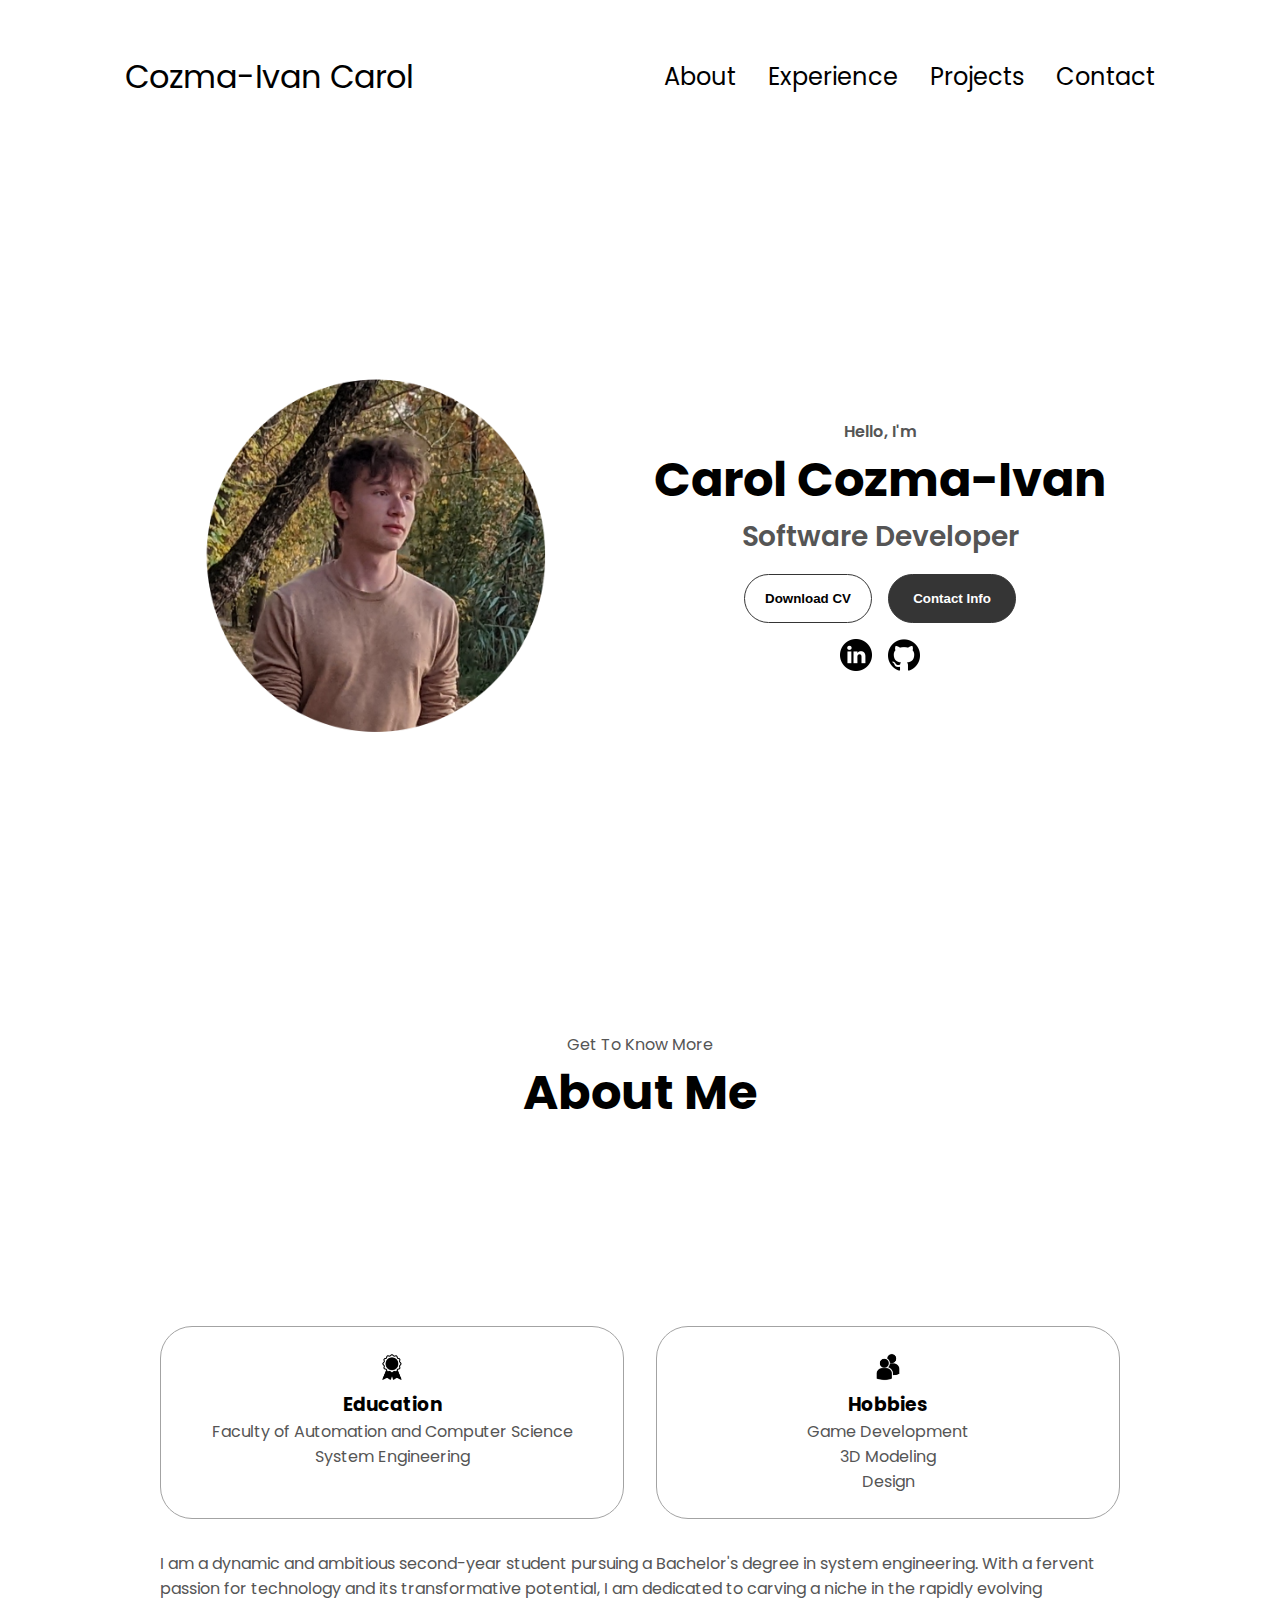
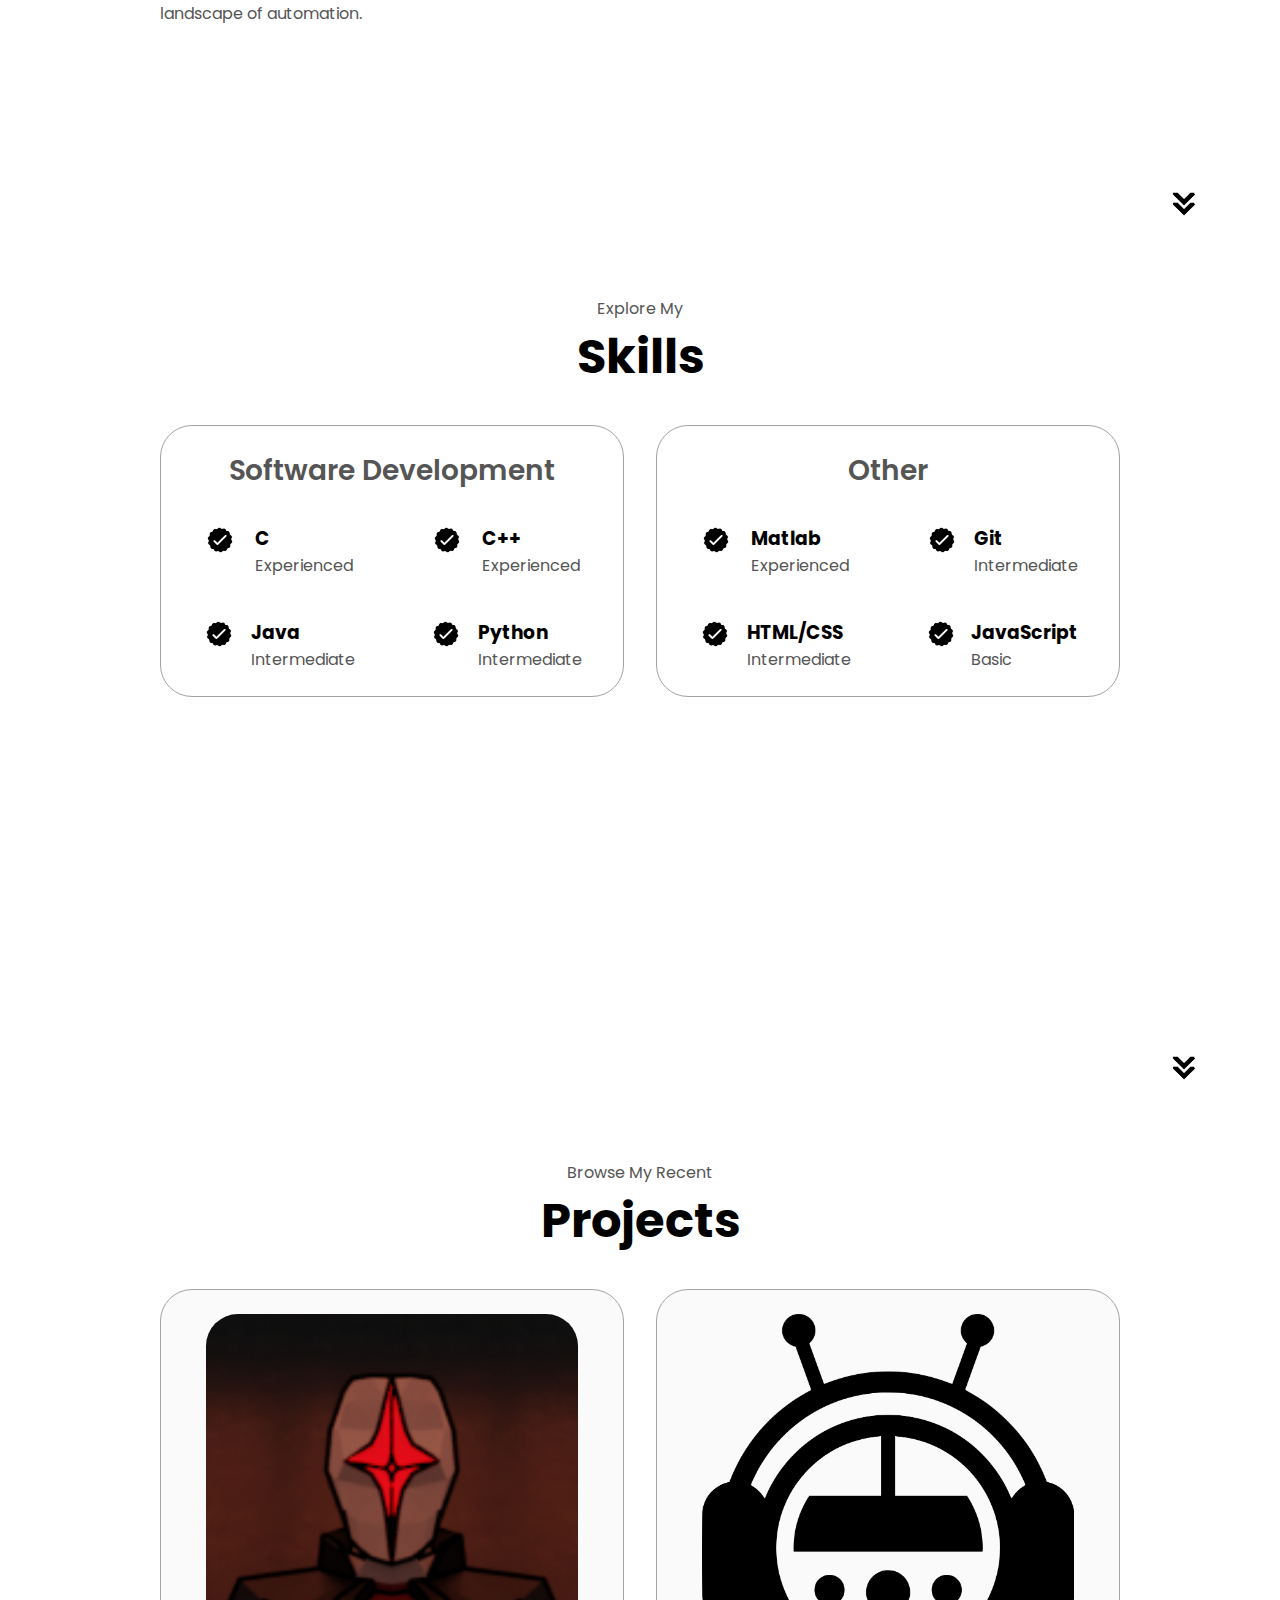
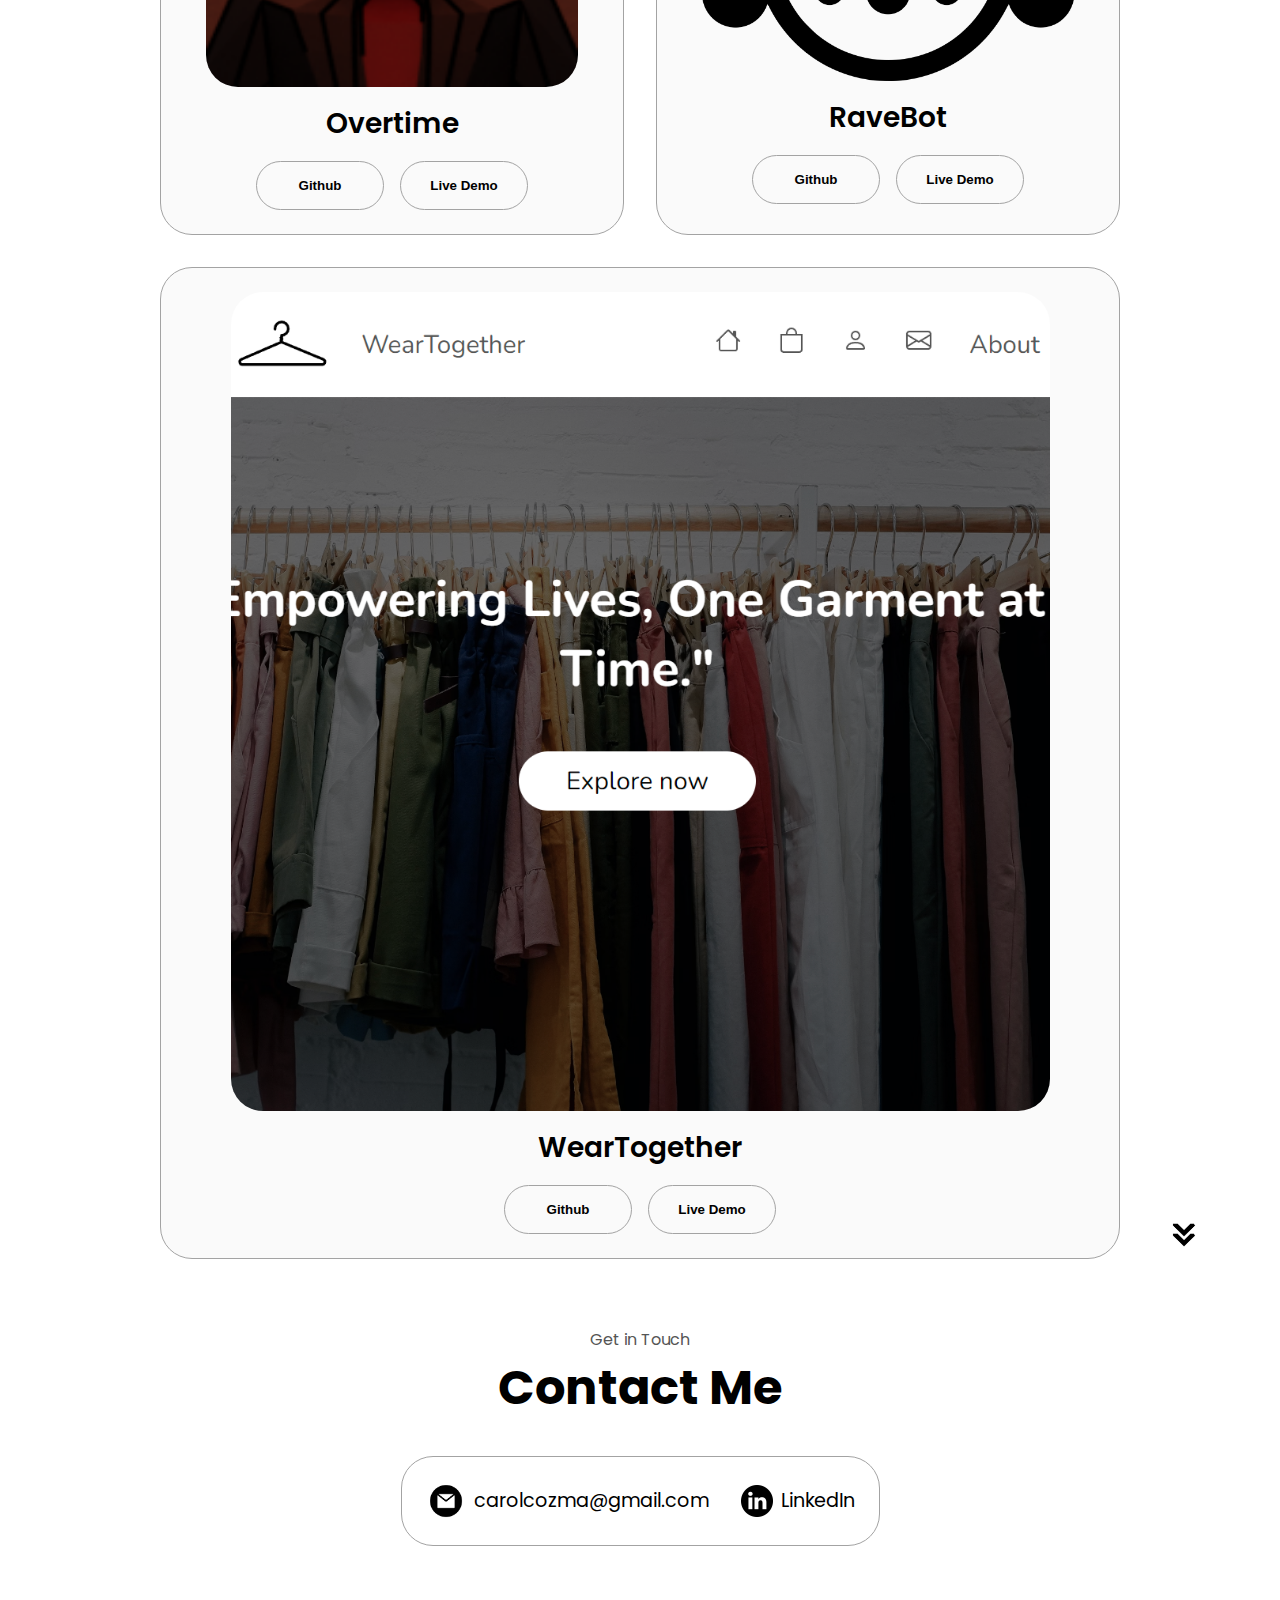
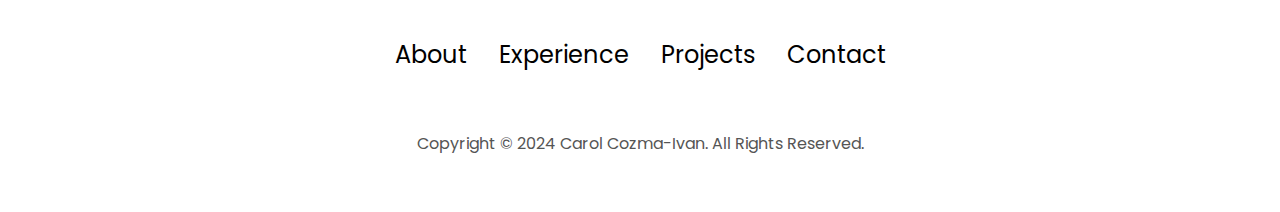
<file: index.html>
<!DOCTYPE html>
<html lang="en">
  <head>
    <meta charset="UTF-8" />
    <meta http-equiv="X-UA-Compatible" content="IE=edge" />
    <meta name="viewport" content="width=device-width, initial-scale=1.0" />
    <title>My Portfolio</title>
    <link rel="stylesheet" href="style.css" />
    <link rel="stylesheet" href="mediaqueries.css" />
  </head>
  <body>
    <nav id="desktop-nav">
      <div class="logo">Cozma-Ivan Carol</div>
      <div>
        <ul class="nav-links">
          <li><a href="#about">About</a></li>
          <li><a href="#experience">Experience</a></li>
          <li><a href="#projects">Projects</a></li>
          <li><a href="#contact">Contact</a></li>
        </ul>
      </div>
    </nav>
    <nav id="hamburger-nav">
      <div class="logo">Carol Cozma-Ivan</div>
      <div class="hamburger-menu">
        <div class="hamburger-icon" onclick="toggleMenu()">
          <span></span>
          <span></span>
          <span></span>
        </div>
        <div class="menu-links">
          <li><a href="#about" onclick="toggleMenu()">About</a></li>
          <li><a href="#experience" onclick="toggleMenu()">Experience</a></li>
          <li><a href="#projects" onclick="toggleMenu()">Projects</a></li>
          <li><a href="#contact" onclick="toggleMenu()">Contact</a></li>
        </div>
      </div>
    </nav>
    <section id="profile">
      <div class="section__pic-container">
        <img src="./images/profile_pic.png" alt="profile picture" />
      </div>
      <div class="section__text">
        <p class="section__text__p1">Hello, I'm</p>
        <h1 class="title">Carol Cozma-Ivan</h1>
        <p class="section__text__p2">Software Developer</p>
        <div class="btn-container">
          <button
            class="btn btn-color-2"
            onclick="window.open('./assets/CV.pdf')";
          >
            Download CV
          </button>
          <button class="btn btn-color-1" onclick="location.href='./#contact'">
            Contact Info
          </button>
        </div>
        <div id="socials-container">
          <img
            src="./assets/linkedin.png"
            alt="My LinkedIn profile"
            class="icon"
            onclick="location.href='https://www.linkedin.com/in/carol-cozma-ivan-0439bb261/'"
          />
          <img
            src="./assets/github.png"
            alt="My Github profile"
            class="icon"
            onclick="location.href='https://github.com/carolcozma'"
          />
        </div>
      </div>
    </section>
    <section id="about">
      <p class="section__text__p1">Get To Know More</p>
      <h1 class="title">About Me</h1>
      <div class="section-container">
        <!-- <div class="section__pic-container">
          <img
            src="./images/profile_pic.png"
            alt="Profile picture"
            class="about-pic"
          />
        </div> -->
        <div class="about-details-container">
          <div class="about-containers">
            <div class="details-container">
              <img
                src="./assets/experience.png"
                alt="Experience icon"
                class="icon"
              />
              <h3>Education</h3>
              <p>Faculty of Automation and Computer Science<br/>System Engineering</p>
            </div>
            <div class="details-container">
              <img
                src="./assets/education.png"
                alt="Education icon"
                class="icon"
              />
              <h3>Hobbies</h3>
              <p>Game Development<br> 3D Modeling<br /> Design</p>
            </div>
          </div>
          <div class="text-container">
            <p>
              I am a dynamic and ambitious second-year student pursuing a Bachelor's degree in system engineering. With a fervent passion for technology and its transformative potential, I am dedicated to carving a niche in the rapidly evolving landscape of automation.
            </p>
          </div>
        </div>
      </div>
      <img
        src="./assets/arrow.png"
        alt="Arrow icon"
        class="icon arrow"
        onclick="location.href='./#experience'"
      />
    </section>
    <section id="experience">
      <p class="section__text__p1">Explore My</p>
      <h1 class="title">Skills</h1>
      <div class="experience-details-container">
        <div class="about-containers">
          <div class="details-container">
            <h2 class="experience-sub-title">Software Development</h2>
            <div class="article-container">
              <article>
                <img
                  src="./assets/checkmark.png"
                  alt="Experience icon"
                  class="icon"
                />
                <div>
                  <h3>C</h3>
                  <p>Experienced</p>
                </div>
              </article>
              <article>
                <img
                  src="./assets/checkmark.png"
                  alt="Experience icon"
                  class="icon"
                />
                <div>
                  <h3>C++</h3>
                  <p>Experienced</p>
                </div>
              </article>
              <article>
                <img
                  src="./assets/checkmark.png"
                  alt="Experience icon"
                  class="icon"
                />
                <div>
                  <h3>Java</h3>
                  <p>Intermediate</p>
                </div>
              </article>
              <article>
                <img
                  src="./assets/checkmark.png"
                  alt="Experience icon"
                  class="icon"
                />
                <div>
                  <h3>Python</h3>
                  <p>Intermediate</p>
                </div>
              </article>
            </div>
          </div>
          <div class="details-container">
            <h2 class="experience-sub-title">Other</h2>
            <div class="article-container">
              <article>
                <img
                  src="./assets/checkmark.png"
                  alt="Experience icon"
                  class="icon"
                />
                <div>
                  <h3>Matlab</h3>
                  <p>Experienced</p>
                </div>
              </article>
              <article>
                <img
                  src="./assets/checkmark.png"
                  alt="Experience icon"
                  class="icon"
                />
                <div>
                  <h3>Git</h3>
                  <p>Intermediate</p>
                </div>
              </article>
              <article>
                <img
                  src="./assets/checkmark.png"
                  alt="Experience icon"
                  class="icon"
                />
                <div>
                  <h3>HTML/CSS</h3>
                  <p>Intermediate</p>
                </div>
              </article>
              <article>
                <img
                  src="./assets/checkmark.png"
                  alt="Experience icon"
                  class="icon"
                />
                <div>
                  <h3>JavaScript</h3>
                  <p>Basic</p>
                </div>
              </article>
            </div>
          </div>
        </div>
      </div>
      <img
        src="./assets/arrow.png"
        alt="Arrow icon"
        class="icon arrow"
        onclick="location.href='./#projects'"
      />
    </section>
    <section id="projects">
      <p class="section__text__p1">Browse My Recent</p>
      <h1 class="title">Projects</h1>
      <div class="experience-details-container">
        <div class="about-containers">
          <div class="details-container color-container">
            <div class="article-container">
              <img
                src="./assets/project-1.png"
                alt="Project 1"
                class="project-img"
              />
            </div>
            <h2 class="experience-sub-title project-title">Overtime</h2>
            <div class="btn-container">
              <button
                class="btn btn-color-2 project-btn"
                onclick="location.href='https://github.com/carolcozma/Overtime'"
              >
                Github
              </button>
              <button
                class="btn btn-color-2 project-btn"
                onclick="location.href='https://github.com/carolcozma/Overtime'"
              >
                Live Demo
              </button>
            </div>
          </div>
          <div class="details-container color-container">
            <div class="article-container">
              <img
                src="./assets/project-2.png"
                alt="Project 2"
                class="project-img"
              />
            </div>
            <h2 class="experience-sub-title project-title">RaveBot</h2>
            <div class="btn-container">
              <button
                class="btn btn-color-2 project-btn"
                onclick="location.href='https://github.com/carolcozma/Zenko-Challenge'"
              >
                Github
              </button>
              <button
                class="btn btn-color-2 project-btn"
                onclick="location.href='https://github.com/carolcozma/Zenko-Challenge'"
              >
                Live Demo
              </button>
            </div>
          </div>
          <div class="details-container color-container">
            <div class="article-container">
              <img
                src="./assets/project-3.png"
                alt="Project 3"
                class="project-img"
              />
            </div>
            <h2 class="experience-sub-title project-title">WearTogether</h2>
            <div class="btn-container">
              <button
                class="btn btn-color-2 project-btn"
                onclick="location.href='https://github.com/carolcozma/ITFest2023'"
              >
                Github
              </button>
              <button
                class="btn btn-color-2 project-btn"
                onclick="location.href='https://github.com/carolcozma/ITFest2023'"
              >
                Live Demo
              </button>
            </div>
          </div>
        </div>
      </div>
      <img
        src="./assets/arrow.png"
        alt="Arrow icon"
        class="icon arrow"
        onclick="location.href='./#contact'"
      />
    </section>
    <section id="contact">
      <p class="section__text__p1">Get in Touch</p>
      <h1 class="title">Contact Me</h1>
      <div class="contact-info-upper-container">
        <div class="contact-info-container">
          <img
            src="./assets/email.png"
            alt="Email icon"
            class="icon contact-icon email-icon"
          />
          <p><a href="mailto:carolcozma@gmail.com">carolcozma@gmail.com</a></p>
        </div>
        <div class="contact-info-container">
          <img
            src="./assets/linkedin.png"
            alt="LinkedIn icon"
            class="icon contact-icon"
          />
          <p><a href="https://www.linkedin.com/in/carol-cozma-ivan-0439bb261/">LinkedIn</a></p>
        </div>
      </div>
    </section>
    <footer>
      <nav>
        <div class="nav-links-container">
          <ul class="nav-links">
            <li><a href="#about">About</a></li>
            <li><a href="#experience">Experience</a></li>
            <li><a href="#projects">Projects</a></li>
            <li><a href="#contact">Contact</a></li>
          </ul>
        </div>
      </nav>
      <p>Copyright &#169; 2024 Carol Cozma-Ivan. All Rights Reserved.</p>
    </footer>
    <script src="script.js"></script>
  </body>
</html>
</file>
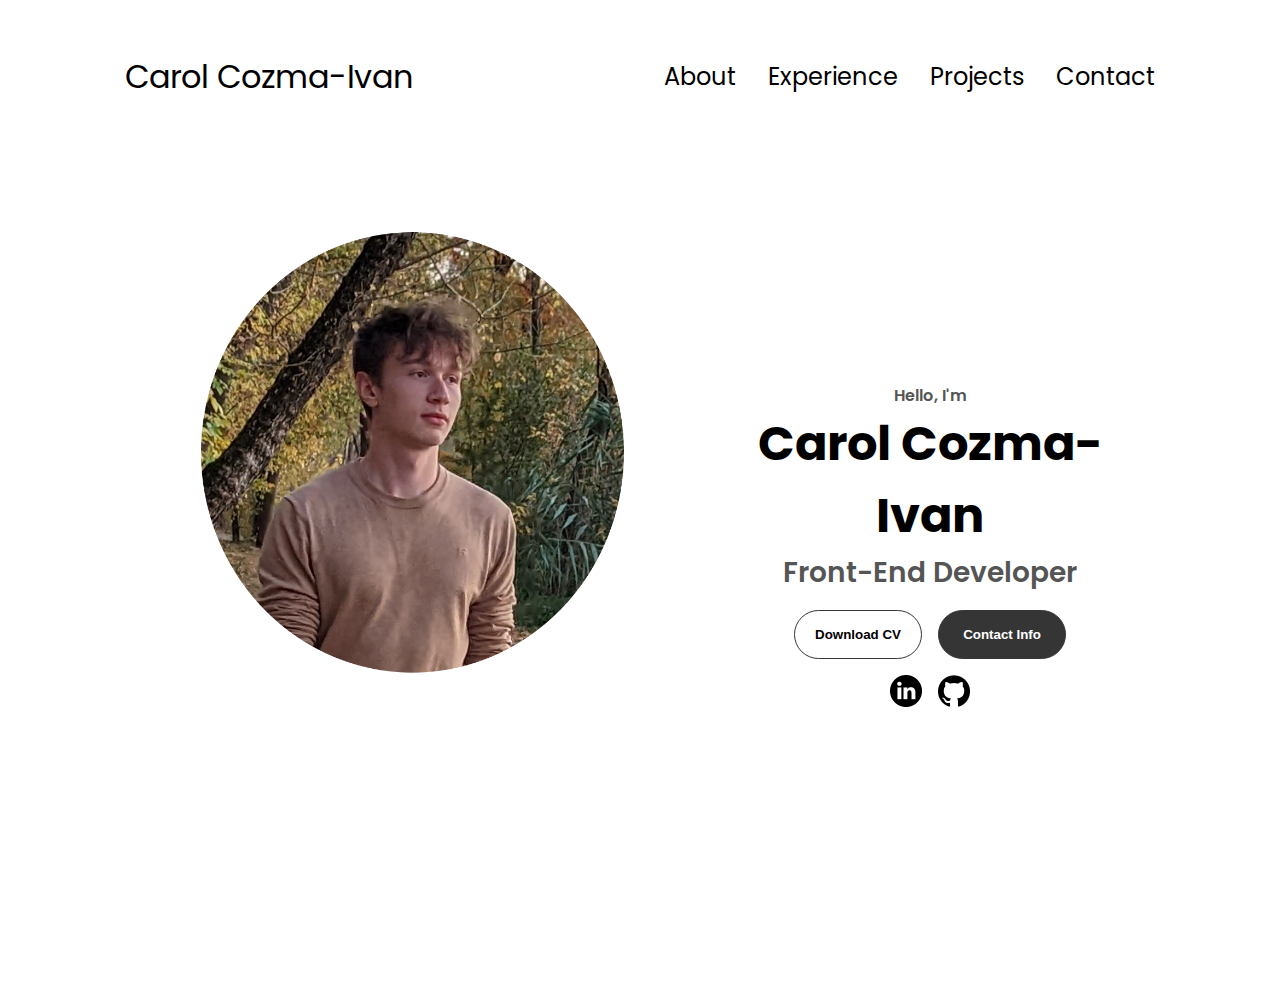
<file: home.html>
<!DOCTYPE html>
<html lang="en">
<head>
  <meta charset="UTF-8">
  <meta http-equiv="X-UA-Compatible" content="IE=edge">
  <meta name="viewport" content="width=device-width, initial-scale=1.0">
  <title>My Portofolio</title>
  <link rel="stylesheet" href="style.css">
  <link rel="stylesheet" href="mediaqueries.css">
</head>
<body>
  <nav id="desktop-nav">
    <div class="logo">Carol Cozma-Ivan</div>
    <div>
      <ul class="nav-links">
        <li><a href="#about">About</a></li>
        <li><a href="#experience">Experience</a></li>
        <li><a href="#projects">Projects</a></li>
        <li><a href="#contact">Contact</a></li>
      </ul>
    </div>
  </nav>
  <nav id="hamburger-nav">
    <div class="logo">Carol Cozma-Ivan</div>
    <div class="hamburger-menu">
      <div class="hamburger-icon" onclick="toggleMenu()">
        <span></span>
        <span></span>
        <span></span> 
      </div>
      <div class="menu-links">
        <li><a href="#about" onclick="toggleMenu()">About</a></li>
        <li><a href="#experience" onclick="toggleMenu()">Experience</a></li>
        <li><a href="#projects" onclick="toggleMenu()">Projects</a></li>
        <li><a href="#contact" onclick="toggleMenu()">Contact</a></li>
      </div>
    </div>
  </nav>
  <section id="profile">
    <div class="section_pic-container">
      <img src="images/profile_pic.png" width="500px" height="500px" alt="profile picture">
    </div>
    <div class="section__text">
      <p class="section__text__p1">Hello, I'm</p>
      <h1 class="title">Carol Cozma-Ivan</h1>
      <p class="section__text__p2">Front-End Developer</p>
      <div class="btn-container">
        <button
         class="btn btn-color-2" 
         onclick="window.open('./assets/CV.pdf')"
         >
          Download CV  
        </button>
        <button
         class="btn btn-color-1" 
         onclick="location.href='#contact'"
         >
          Contact Info  
        </button>
    </div>
      <div id="socials-container">
        <img 
        src="./assets/linkedin.png" 
        alt="linkedin"
        class="icon" 
        onclick="location.href='https://www.linkedin.com/in/carol-cozma-ivan-0439bb261/'"
        >
        <img 
        src="./assets/github.png" 
        alt="github"
        class="icon" 
        onclick="location.href='https://github.com/carolcozma'"
        >
      </div>
    </div>
  </section>
  <script src="script.js"></script>
</body>
</html>
</file>
<file: style.css>
/* GENERAL */

@import url("https://fonts.googleapis.com/css2?family=Poppins:wght@300;400;500;600&display=swap");

* {
  margin: 0;
  padding: 0;
}

body {
  font-family: "Poppins", sans-serif;
}

html {
  scroll-behavior: smooth;
}

p {
  color: rgb(85, 85, 85);
}

/* TRANSITION */

a,
.btn {
  transition: all 300ms ease;
}

/* DESKTOP NAV */

nav,
.nav-links {
  display: flex;
}

nav {
  justify-content: space-around;
  align-items: center;
  height: 17vh;
}

.nav-links {
  gap: 2rem;
  list-style: none;
  font-size: 1.5rem;
}

a {
  color: black;
  text-decoration: none;
  text-decoration-color: white;
}

a:hover {
  color: grey;
  text-decoration: underline;
  text-underline-offset: 1rem;
  text-decoration-color: rgb(181, 181, 181);
}

.logo {
  font-size: 2rem;
}

.logo:hover {
  cursor: default;
}

/* HAMBURGER MENU */

#hamburger-nav {
  display: none;
}

.hamburger-menu {
  position: relative;
  display: inline-block;
}

.hamburger-icon {
  display: flex;
  flex-direction: column;
  justify-content: space-between;
  height: 24px;
  width: 30px;
  cursor: pointer;
}

.hamburger-icon span {
  width: 100%;
  height: 2px;
  background-color: black;
  transition: all 0.3 ease-in-out;
}

.menu-links {
  position: absolute;
  top: 100%;
  right: 0;
  background-color: white;
  width: fit-content;
  max-height: 0;
  overflow: hidden;
  transition: all 0.3 ease-in-out;
}

.menu-links a {
  display: block;
  padding: 10px;
  text-align: center;
  font-size: 1.5rem;
  color: black;
  text-decoration: none;
  transition: all 0.3 ease-in-out;
}

.menu-links li {
  list-style: none;
}

.menu-links.open {
  max-height: 300px;
}

.hamburger-icon.open span:first-child {
  transform: rotate(45deg) translate(10px, 5px);
}

.hamburger-icon.open span:nth-child(2) {
  opacity: 0;
}

.hamburger-icon.open span:last-child {
  transform: rotate(-45deg) translate(10px, -5px);
}

.hamburger-icon span:first-child {
  transform: none;
}

.hamburger-icon span:first-child {
  opacity: 1;
}

.hamburger-icon span:first-child {
  transform: none;
}

/* SECTIONS */

section {
  padding-top: 4vh;
  height: 96vh;
  margin: 0 10rem;
  box-sizing: border-box;
  min-height: fit-content;
}

.section-container {
  display: flex;
}

/* PROFILE SECTION */

#profile {
  display: flex;
  justify-content: center;
  gap: 5rem;
  height: 80vh;
}

.section__pic-container {
  display: flex;
  height: 400px;
  width: 400px;
  margin: auto 0;
}

.section__text {
  align-self: center;
  text-align: center;
}

.section__text p {
  font-weight: 600;
}

.section__text__p1 {
  text-align: center;
}

.section__text__p2 {
  font-size: 1.75rem;
  margin-bottom: 1rem;
}

.title {
  font-size: 3rem;
  text-align: center;
}

#socials-container {
  display: flex;
  justify-content: center;
  margin-top: 1rem;
  gap: 1rem;
}

/* ICONS */

.icon {
  cursor: pointer;
  height: 2rem;
}

/* BUTTONS */

.btn-container {
  display: flex;
  justify-content: center;
  gap: 1rem;
}

.btn {
  font-weight: 600;
  transition: all 300ms ease;
  padding: 1rem;
  width: 8rem;
  border-radius: 2rem;
}

.btn-color-1,
.btn-color-2 {
  border: rgb(53, 53, 53) 0.1rem solid;
}

.btn-color-1:hover,
.btn-color-2:hover {
  cursor: pointer;
}

.btn-color-1,
.btn-color-2:hover {
  background: rgb(53, 53, 53);
  color: white;
}

.btn-color-1:hover {
  background: rgb(0, 0, 0);
}

.btn-color-2 {
  background: none;
}

.btn-color-2:hover {
  border: rgb(255, 255, 255) 0.1rem solid;
}

.btn-container {
  gap: 1rem;
}

/* ABOUT SECTION */

#about {
  position: relative;
}

.about-containers {
  gap: 2rem;
  margin-bottom: 2rem;
  margin-top: 2rem;
}

.about-details-container {
  justify-content: center;
  flex-direction: column;
}

.about-containers,
.about-details-container {
  display: flex;
}

.about-pic {
  border-radius: 2rem;
}

.arrow {
  position: absolute;
  right: -5rem;
  bottom: 2.5rem;
}

.details-container {
  padding: 1.5rem;
  flex: 1;
  background: white;
  border-radius: 2rem;
  border: rgb(53, 53, 53) 0.1rem solid;
  border-color: rgb(163, 163, 163);
  text-align: center;
}

.section-container {
  gap: 4rem;
  height: 80%;
}

.section__pic-container {
  height: 400px;
  width: 400px;
  margin: auto 0;
}

/* EXPERIENCE SECTION */

#experience {
  position: relative;
}

.experience-sub-title {
  color: rgb(85, 85, 85);
  font-weight: 600;
  font-size: 1.75rem;
  margin-bottom: 2rem;
}

.experience-details-container {
  display: flex;
  justify-content: center;
  flex-direction: column;
}

.article-container {
  display: flex;
  text-align: initial;
  flex-wrap: wrap;
  flex-direction: row;
  gap: 2.5rem;
  justify-content: space-around;
}

article {
  display: flex;
  width: 10rem;
  justify-content: space-around;
  gap: 0.5rem;
}

article .icon {
  cursor: default;
}

/* PROJECTS SECTION */

#projects {
  position: relative;
}

.color-container {
  border-color: rgb(163, 163, 163);
  background: rgb(250, 250, 250);
}

.project-img {
  border-radius: 2rem;
  width: 90%;
  height: 90%;
}

.project-title {
  margin: 1rem;
  color: black;
}

.project-btn {
  color: black;
  border-color: rgb(163, 163, 163);
}

/* CONTACT */

#contact {
  display: flex;
  justify-content: center;
  flex-direction: column;
  height: 70vh;
}

.contact-info-upper-container {
  display: flex;
  justify-content: center;
  border-radius: 2rem;
  border: rgb(53, 53, 53) 0.1rem solid;
  border-color: rgb(163, 163, 163);
  background: (250, 250, 250);
  margin: 2rem auto;
  padding: 0.5rem;
}

.contact-info-container {
  display: flex;
  align-items: center;
  justify-content: center;
  gap: 0.5rem;
  margin: 1rem;
}

.contact-info-container p {
  font-size: larger;
}

.contact-icon {
  cursor: default;
}

.email-icon {
  height: 2.5rem;
}

/* FOOTER SECTION */

footer {
  height: 26vh;
  margin: 0 1rem;
}

footer p {
  text-align: center;
}
</file>
<file: mediaqueries.css>
@media screen and (max-width: 1400px) {
  #profile {
    height: 83vh;
    margin-bottom: 6rem;
  }
  .about-containers {
    flex-wrap: wrap;
  }
  #contact,
  #projects {
    height: fit-content;
  }
}

@media screen and (max-width: 1200px) {
  #desktop-nav {
    display: none;
  }
  #hamburger-nav {
    display: flex;
  }
  #experience,
  .experience-details-container {
    margin-top: 2rem;
  }
  #profile,
  .section-container {
    display: block;
  }
  .arrow {
    display: none;
  }
  section,
  .section-container {
    height: fit-content;
  }
  section {
    margin: 0 5%;
  }
  .section__pic-container {
    width: 275px;
    height: 275px;
    margin: 0 auto 2rem;
  }
  .about-containers {
    margin-top: 0;
  }
}

@media screen and (max-width: 600px) {
  #contact,
  footer {
    height: 40vh;
  }
  #profile {
    height: 83vh;
    margin-bottom: 0;
  }
  article {
    font-size: 1rem;
  }
  footer nav {
    height: fit-content;
    margin-bottom: 2rem;
  }
  .about-containers,
  .contact-info-upper-container,
  .btn-container {
    flex-wrap: wrap;
  }
  .contact-info-container {
    margin: 0;
  }
  .contact-info-container p,
  .nav-links li a {
    font-size: 1rem;
  }
  .experience-sub-title {
    font-size: 1.25rem;
  }
  .logo {
    font-size: 1.5rem;
  }
  .nav-links {
    flex-direction: column;
    gap: 0.5rem;
    text-align: center;
  }
  .section__pic-container {
    width: auto;
    height: 46vw;
    justify-content: center;
  }
  .section__text__p2 {
    font-size: 1.25rem;
  }
  .title {
    font-size: 2rem;
  }
  .text-container {
    text-align: justify;
  }
}
</file>
